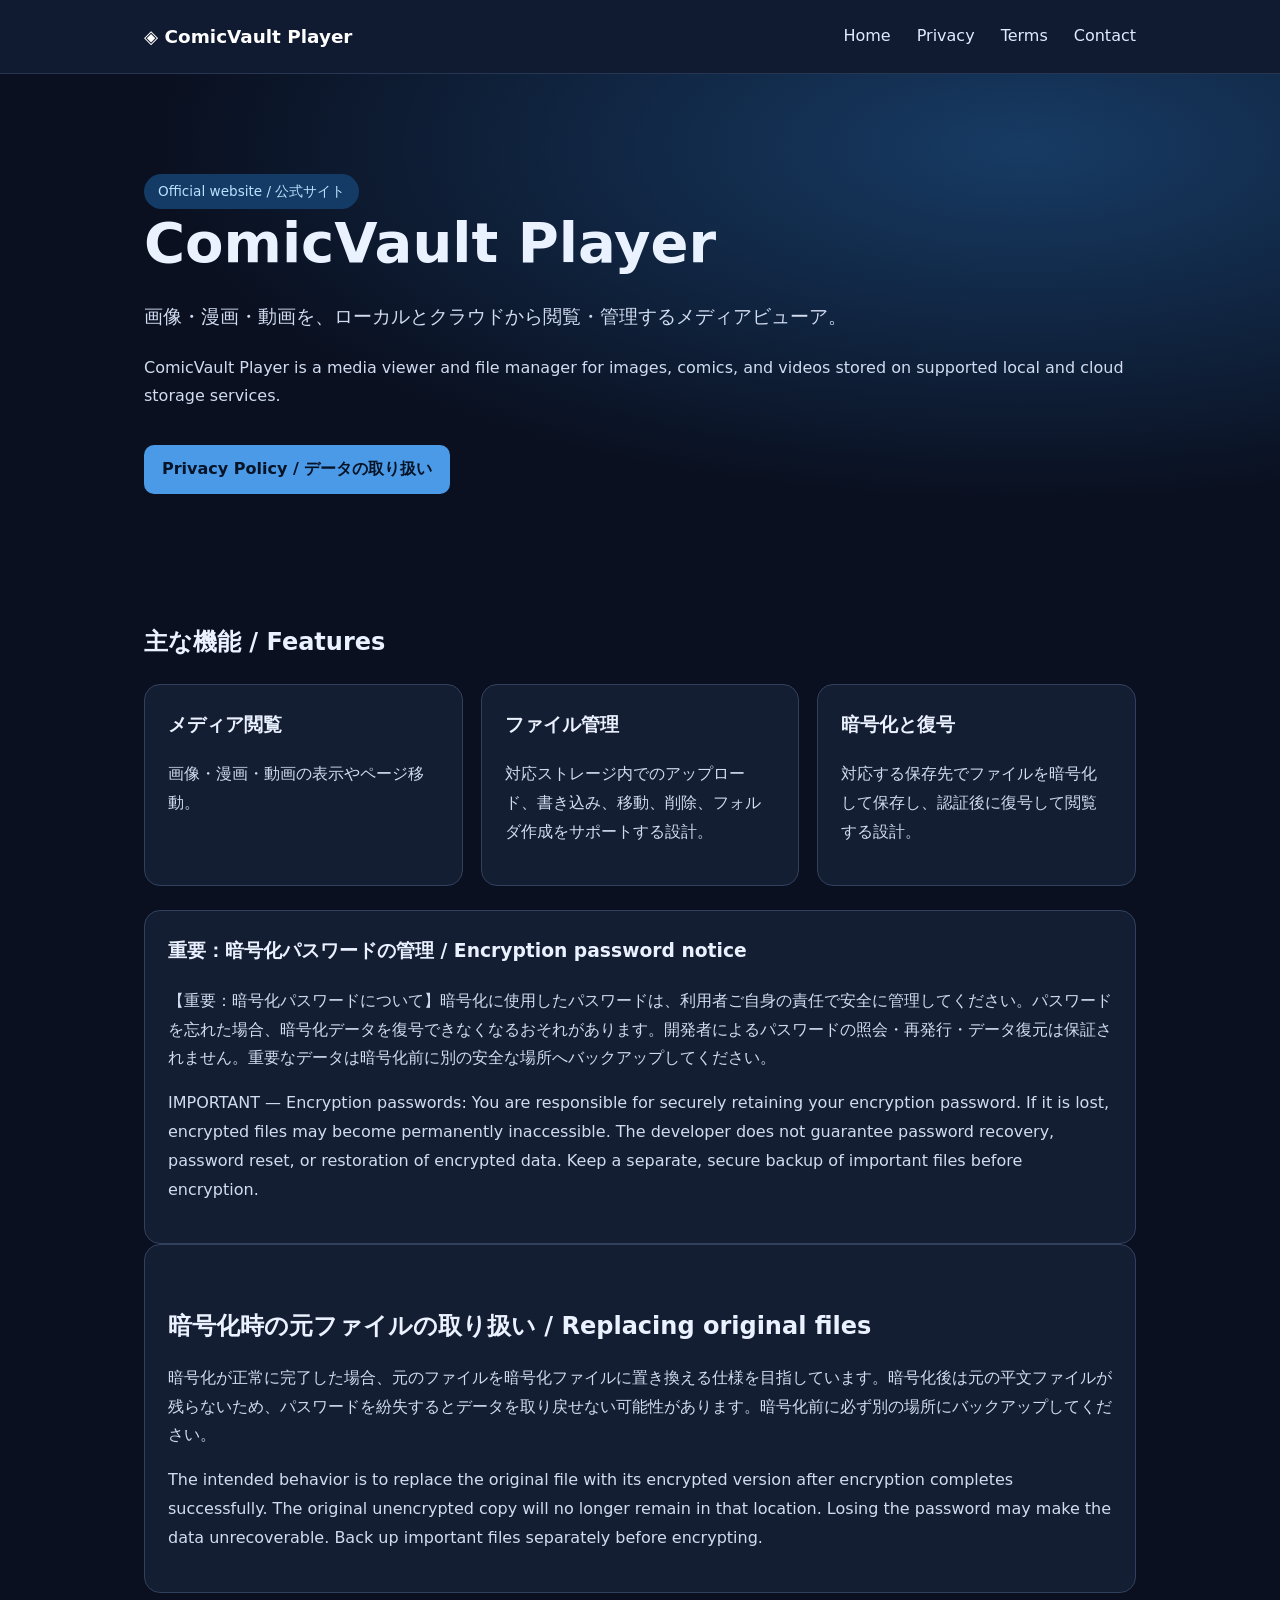
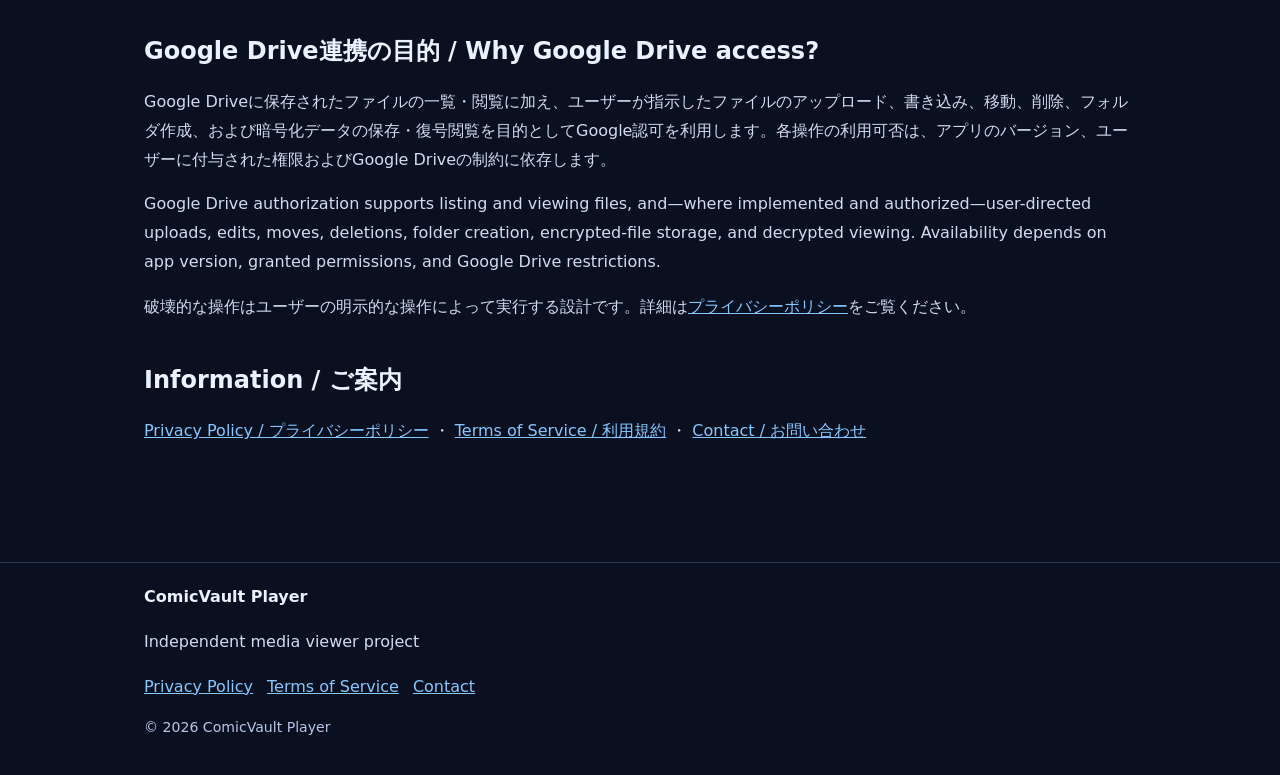
<file: index.html>
<!DOCTYPE html>

<html lang="ja"><head><meta charset="utf-8"/><meta content="width=device-width,initial-scale=1" name="viewport"/><title>Official Website | ComicVault Player</title><meta content="ComicVault Player 公式サイト。メディア閲覧とクラウド連携について。" name="description"/><link href="/style.css" rel="stylesheet"/></head><body><header><nav><a class="brand" href="/">◈ ComicVault Player</a><a href="/">Home</a><a href="/privacy.html">Privacy</a><a href="/terms.html">Terms</a><a href="/contact.html">Contact</a></nav></header><main><section class="hero"><div class="wrap"><span class="pill">Official website / 公式サイト</span><h1>ComicVault Player</h1><p class="lead">画像・漫画・動画を、ローカルとクラウドから閲覧・管理するメディアビューア。</p><p>ComicVault Player is a media viewer and file manager for images, comics, and videos stored on supported local and cloud storage services.</p><a class="cta" href="/privacy.html">Privacy Policy / データの取り扱い</a></div></section><div class="wrap"><h2>主な機能 / Features</h2><div class="grid"><section class="panel"><h3>メディア閲覧</h3><p>画像・漫画・動画の表示やページ移動。</p></section><section class="panel"><h3>ファイル管理</h3><p>対応ストレージ内でのアップロード、書き込み、移動、削除、フォルダ作成をサポートする設計。</p></section><section class="panel"><h3>暗号化と復号</h3><p>対応する保存先でファイルを暗号化して保存し、認証後に復号して閲覧する設計。</p></section></div><section class="panel"><h3>重要：暗号化パスワードの管理 / Encryption password notice</h3><p>【重要：暗号化パスワードについて】暗号化に使用したパスワードは、利用者ご自身の責任で安全に管理してください。パスワードを忘れた場合、暗号化データを復号できなくなるおそれがあります。開発者によるパスワードの照会・再発行・データ復元は保証されません。重要なデータは暗号化前に別の安全な場所へバックアップしてください。</p><p>IMPORTANT — Encryption passwords: You are responsible for securely retaining your encryption password. If it is lost, encrypted files may become permanently inaccessible. The developer does not guarantee password recovery, password reset, or restoration of encrypted data. Keep a separate, secure backup of important files before encryption.</p></section><section class="panel"><h2>暗号化時の元ファイルの取り扱い / Replacing original files</h2><p>暗号化が正常に完了した場合、元のファイルを暗号化ファイルに置き換える仕様を目指しています。暗号化後は元の平文ファイルが残らないため、パスワードを紛失するとデータを取り戻せない可能性があります。暗号化前に必ず別の場所にバックアップしてください。</p><p>The intended behavior is to replace the original file with its encrypted version after encryption completes successfully. The original unencrypted copy will no longer remain in that location. Losing the password may make the data unrecoverable. Back up important files separately before encrypting.</p></section><h2>Google Drive連携の目的 / Why Google Drive access?</h2><p>Google Driveに保存されたファイルの一覧・閲覧に加え、ユーザーが指示したファイルのアップロード、書き込み、移動、削除、フォルダ作成、および暗号化データの保存・復号閲覧を目的としてGoogle認可を利用します。各操作の利用可否は、アプリのバージョン、ユーザーに付与された権限およびGoogle Driveの制約に依存します。</p><p>Google Drive authorization supports listing and viewing files, and—where implemented and authorized—user-directed uploads, edits, moves, deletions, folder creation, encrypted-file storage, and decrypted viewing. Availability depends on app version, granted permissions, and Google Drive restrictions.</p><p>破壊的な操作はユーザーの明示的な操作によって実行する設計です。詳細は<a href="/privacy.html">プライバシーポリシー</a>をご覧ください。</p><h2>Information / ご案内</h2><p><a href="/privacy.html">Privacy Policy / プライバシーポリシー</a> ・ <a href="/terms.html">Terms of Service / 利用規約</a> ・ <a href="/contact.html">Contact / お問い合わせ</a></p></div></main><footer><div class="wrap"><strong>ComicVault Player</strong><p>Independent media viewer project</p><a href="/privacy.html">Privacy Policy</a><a href="/terms.html">Terms of Service</a><a href="/contact.html">Contact</a><p class="lang">© 2026 ComicVault Player</p></div></footer></body></html>
</file>
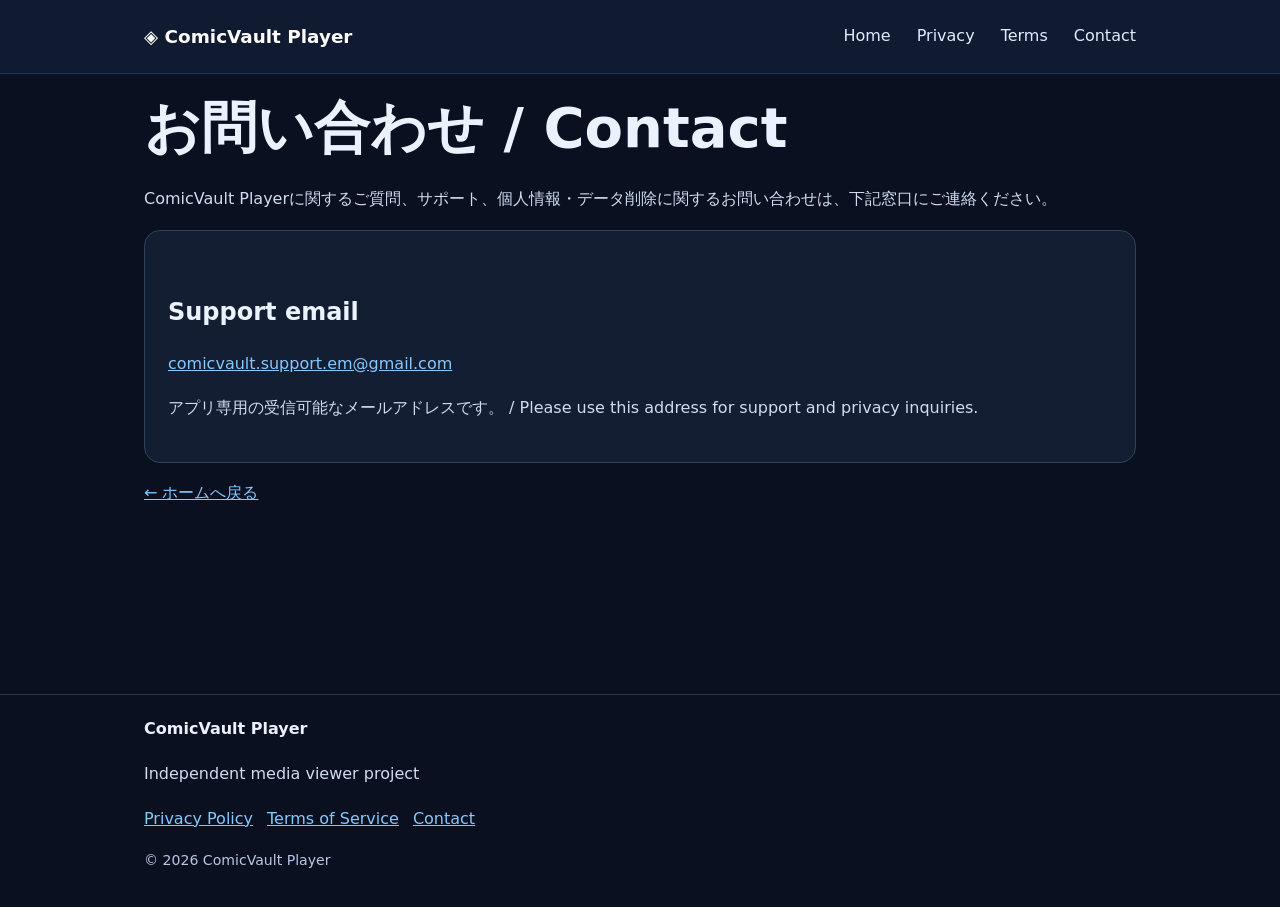
<file: contact.html>
<!doctype html>
<html lang="ja"><head><meta charset="utf-8"><meta name="viewport" content="width=device-width,initial-scale=1"><title>Contact | ComicVault Player</title><meta name="description" content="ComicVault Player 公式サイト。メディア閲覧とクラウド連携について。"><link rel="stylesheet" href="/style.css"></head><body><header><nav><a class="brand" href="/">◈ ComicVault Player</a><a href="/">Home</a><a href="/privacy.html">Privacy</a><a href="/terms.html">Terms</a><a href="/contact.html">Contact</a></nav></header><main><div class="wrap"><h1>お問い合わせ / Contact</h1><p>ComicVault Playerに関するご質問、サポート、個人情報・データ削除に関するお問い合わせは、下記窓口にご連絡ください。</p><div class="panel"><h2>Support email</h2><p><a href="mailto:comicvault.support.em@gmail.com">comicvault.support.em@gmail.com</a></p><p>アプリ専用の受信可能なメールアドレスです。 / Please use this address for support and privacy inquiries.</p></div><p><a href="/">← ホームへ戻る</a></p></div></main><footer><div class="wrap"><strong>ComicVault Player</strong><p>Independent media viewer project</p><a href="/privacy.html">Privacy Policy</a><a href="/terms.html">Terms of Service</a><a href="/contact.html">Contact</a><p class="lang">© 2026 ComicVault Player</p></div></footer></body></html>
</file>
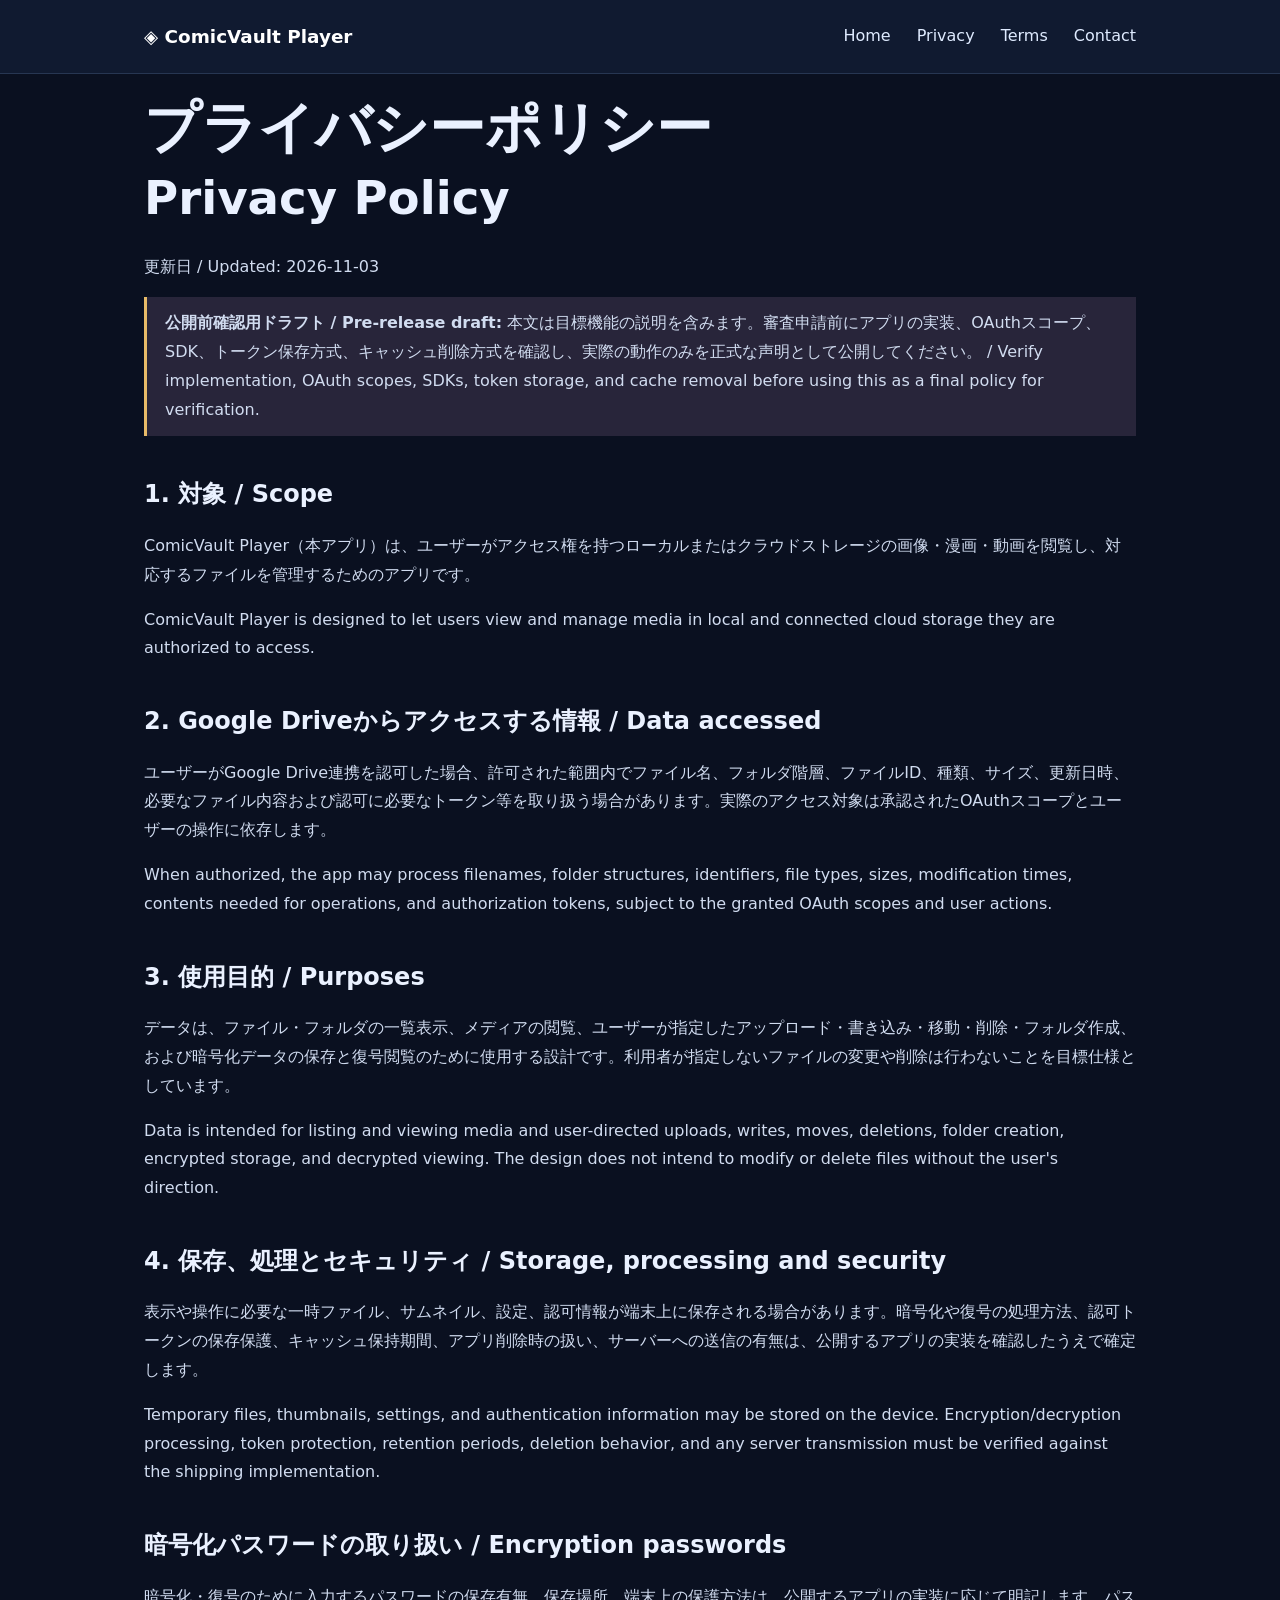
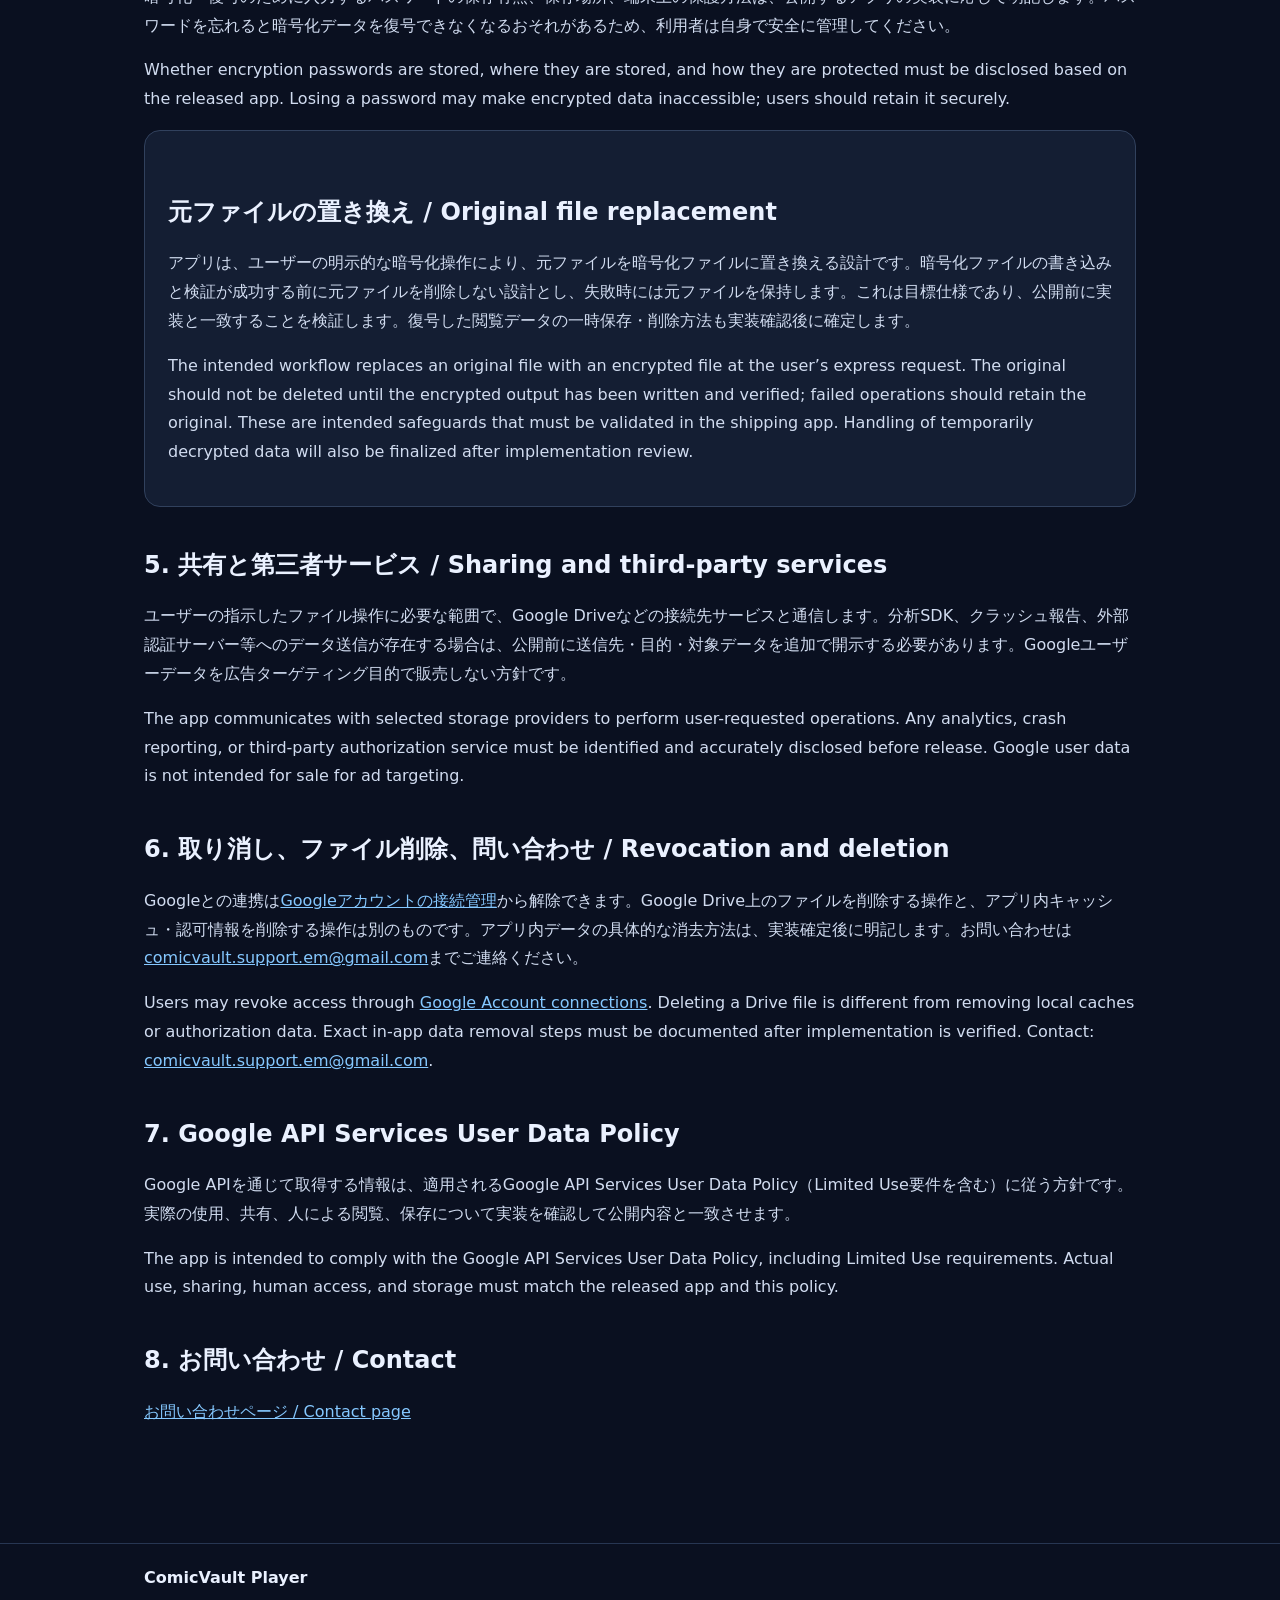
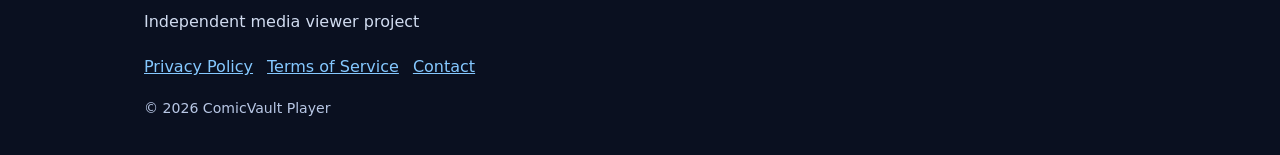
<file: privacy.html>
<!DOCTYPE html>

<html lang="ja"><head><meta charset="utf-8"/><meta content="width=device-width,initial-scale=1" name="viewport"/><title>Privacy Policy | ComicVault Player</title><meta content="ComicVault Player 公式サイト。メディア閲覧とクラウド連携について。" name="description"/><link href="/style.css" rel="stylesheet"/></head><body><header><nav><a class="brand" href="/">◈ ComicVault Player</a><a href="/">Home</a><a href="/privacy.html">Privacy</a><a href="/terms.html">Terms</a><a href="/contact.html">Contact</a></nav></header><main><div class="wrap"><h1>プライバシーポリシー<br/><small>Privacy Policy</small></h1><p>更新日 / Updated: 2026-11-03</p><p class="note"><strong>公開前確認用ドラフト / Pre-release draft:</strong> 本文は目標機能の説明を含みます。審査申請前にアプリの実装、OAuthスコープ、SDK、トークン保存方式、キャッシュ削除方式を確認し、実際の動作のみを正式な声明として公開してください。 / Verify implementation, OAuth scopes, SDKs, token storage, and cache removal before using this as a final policy for verification.</p>
<h2>1. 対象 / Scope</h2><p>ComicVault Player（本アプリ）は、ユーザーがアクセス権を持つローカルまたはクラウドストレージの画像・漫画・動画を閲覧し、対応するファイルを管理するためのアプリです。</p><p>ComicVault Player is designed to let users view and manage media in local and connected cloud storage they are authorized to access.</p>
<h2>2. Google Driveからアクセスする情報 / Data accessed</h2><p>ユーザーがGoogle Drive連携を認可した場合、許可された範囲内でファイル名、フォルダ階層、ファイルID、種類、サイズ、更新日時、必要なファイル内容および認可に必要なトークン等を取り扱う場合があります。実際のアクセス対象は承認されたOAuthスコープとユーザーの操作に依存します。</p><p>When authorized, the app may process filenames, folder structures, identifiers, file types, sizes, modification times, contents needed for operations, and authorization tokens, subject to the granted OAuth scopes and user actions.</p>
<h2>3. 使用目的 / Purposes</h2><p>データは、ファイル・フォルダの一覧表示、メディアの閲覧、ユーザーが指定したアップロード・書き込み・移動・削除・フォルダ作成、および暗号化データの保存と復号閲覧のために使用する設計です。利用者が指定しないファイルの変更や削除は行わないことを目標仕様としています。</p><p>Data is intended for listing and viewing media and user-directed uploads, writes, moves, deletions, folder creation, encrypted storage, and decrypted viewing. The design does not intend to modify or delete files without the user's direction.</p>
<h2>4. 保存、処理とセキュリティ / Storage, processing and security</h2><p>表示や操作に必要な一時ファイル、サムネイル、設定、認可情報が端末上に保存される場合があります。暗号化や復号の処理方法、認可トークンの保存保護、キャッシュ保持期間、アプリ削除時の扱い、サーバーへの送信の有無は、公開するアプリの実装を確認したうえで確定します。</p><p>Temporary files, thumbnails, settings, and authentication information may be stored on the device. Encryption/decryption processing, token protection, retention periods, deletion behavior, and any server transmission must be verified against the shipping implementation.</p>
<h2>暗号化パスワードの取り扱い / Encryption passwords</h2><p>暗号化・復号のために入力するパスワードの保存有無、保存場所、端末上の保護方法は、公開するアプリの実装に応じて明記します。パスワードを忘れると暗号化データを復号できなくなるおそれがあるため、利用者は自身で安全に管理してください。</p><p>Whether encryption passwords are stored, where they are stored, and how they are protected must be disclosed based on the released app. Losing a password may make encrypted data inaccessible; users should retain it securely.</p><section class="panel"><h2>元ファイルの置き換え / Original file replacement</h2><p>アプリは、ユーザーの明示的な暗号化操作により、元ファイルを暗号化ファイルに置き換える設計です。暗号化ファイルの書き込みと検証が成功する前に元ファイルを削除しない設計とし、失敗時には元ファイルを保持します。これは目標仕様であり、公開前に実装と一致することを検証します。復号した閲覧データの一時保存・削除方法も実装確認後に確定します。</p><p>The intended workflow replaces an original file with an encrypted file at the user’s express request. The original should not be deleted until the encrypted output has been written and verified; failed operations should retain the original. These are intended safeguards that must be validated in the shipping app. Handling of temporarily decrypted data will also be finalized after implementation review.</p></section><h2>5. 共有と第三者サービス / Sharing and third-party services</h2><p>ユーザーの指示したファイル操作に必要な範囲で、Google Driveなどの接続先サービスと通信します。分析SDK、クラッシュ報告、外部認証サーバー等へのデータ送信が存在する場合は、公開前に送信先・目的・対象データを追加で開示する必要があります。Googleユーザーデータを広告ターゲティング目的で販売しない方針です。</p><p>The app communicates with selected storage providers to perform user-requested operations. Any analytics, crash reporting, or third-party authorization service must be identified and accurately disclosed before release. Google user data is not intended for sale for ad targeting.</p>
<h2>6. 取り消し、ファイル削除、問い合わせ / Revocation and deletion</h2><p>Googleとの連携は<a href="https://myaccount.google.com/connections">Googleアカウントの接続管理</a>から解除できます。Google Drive上のファイルを削除する操作と、アプリ内キャッシュ・認可情報を削除する操作は別のものです。アプリ内データの具体的な消去方法は、実装確定後に明記します。お問い合わせは<a href="mailto:comicvault.support.em@gmail.com">comicvault.support.em@gmail.com</a>までご連絡ください。</p><p>Users may revoke access through <a href="https://myaccount.google.com/connections">Google Account connections</a>. Deleting a Drive file is different from removing local caches or authorization data. Exact in-app data removal steps must be documented after implementation is verified. Contact: <a href="mailto:comicvault.support.em@gmail.com">comicvault.support.em@gmail.com</a>.</p>
<h2>7. Google API Services User Data Policy</h2><p>Google APIを通じて取得する情報は、適用されるGoogle API Services User Data Policy（Limited Use要件を含む）に従う方針です。実際の使用、共有、人による閲覧、保存について実装を確認して公開内容と一致させます。</p><p>The app is intended to comply with the Google API Services User Data Policy, including Limited Use requirements. Actual use, sharing, human access, and storage must match the released app and this policy.</p>
<h2>8. お問い合わせ / Contact</h2><p><a href="/contact.html">お問い合わせページ / Contact page</a></p></div></main><footer><div class="wrap"><strong>ComicVault Player</strong><p>Independent media viewer project</p><a href="/privacy.html">Privacy Policy</a><a href="/terms.html">Terms of Service</a><a href="/contact.html">Contact</a><p class="lang">© 2026 ComicVault Player</p></div></footer></body></html>
</file>
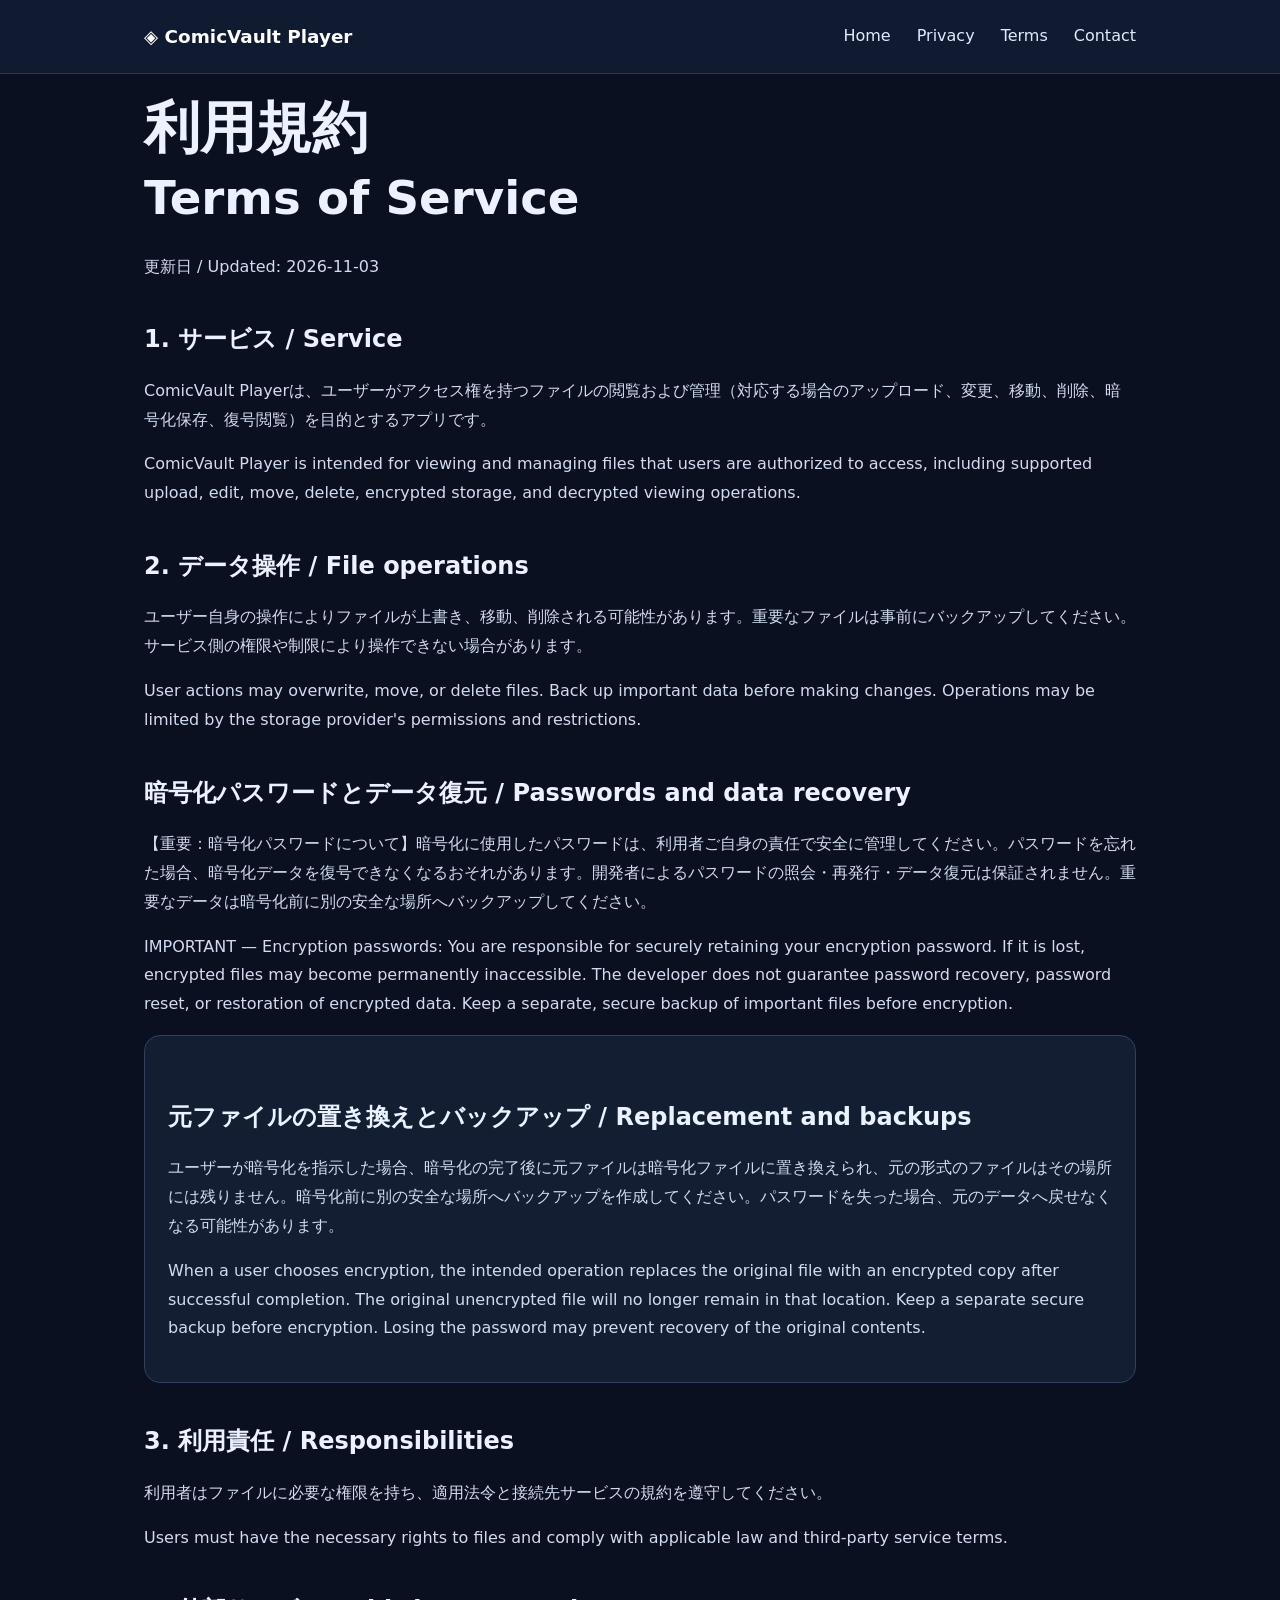
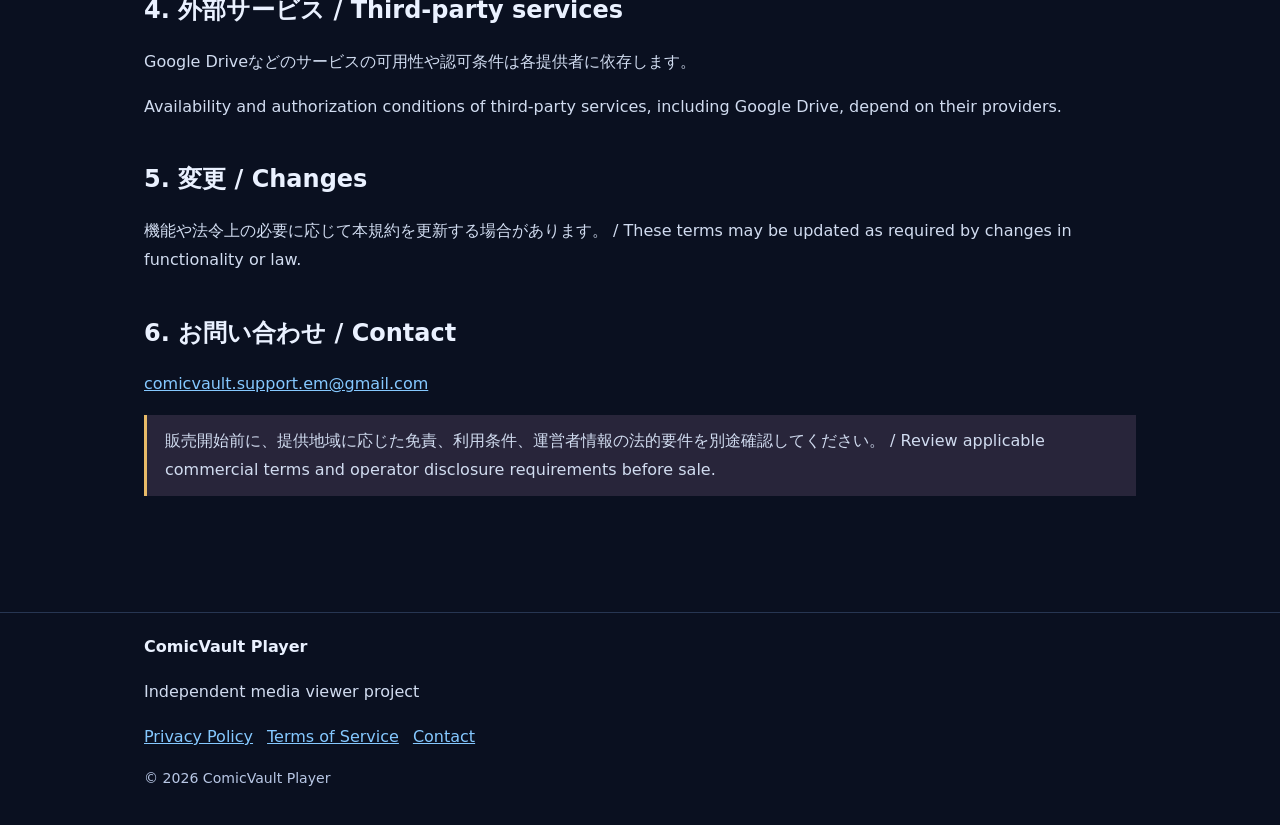
<file: terms.html>
<!DOCTYPE html>

<html lang="ja"><head><meta charset="utf-8"/><meta content="width=device-width,initial-scale=1" name="viewport"/><title>Terms of Service | ComicVault Player</title><meta content="ComicVault Player 公式サイト。メディア閲覧とクラウド連携について。" name="description"/><link href="/style.css" rel="stylesheet"/></head><body><header><nav><a class="brand" href="/">◈ ComicVault Player</a><a href="/">Home</a><a href="/privacy.html">Privacy</a><a href="/terms.html">Terms</a><a href="/contact.html">Contact</a></nav></header><main><div class="wrap"><h1>利用規約<br/><small>Terms of Service</small></h1><p>更新日 / Updated: 2026-11-03</p><h2>1. サービス / Service</h2><p>ComicVault Playerは、ユーザーがアクセス権を持つファイルの閲覧および管理（対応する場合のアップロード、変更、移動、削除、暗号化保存、復号閲覧）を目的とするアプリです。</p><p>ComicVault Player is intended for viewing and managing files that users are authorized to access, including supported upload, edit, move, delete, encrypted storage, and decrypted viewing operations.</p><h2>2. データ操作 / File operations</h2><p>ユーザー自身の操作によりファイルが上書き、移動、削除される可能性があります。重要なファイルは事前にバックアップしてください。サービス側の権限や制限により操作できない場合があります。</p><p>User actions may overwrite, move, or delete files. Back up important data before making changes. Operations may be limited by the storage provider's permissions and restrictions.</p><h2>暗号化パスワードとデータ復元 / Passwords and data recovery</h2><p>【重要：暗号化パスワードについて】暗号化に使用したパスワードは、利用者ご自身の責任で安全に管理してください。パスワードを忘れた場合、暗号化データを復号できなくなるおそれがあります。開発者によるパスワードの照会・再発行・データ復元は保証されません。重要なデータは暗号化前に別の安全な場所へバックアップしてください。</p><p>IMPORTANT — Encryption passwords: You are responsible for securely retaining your encryption password. If it is lost, encrypted files may become permanently inaccessible. The developer does not guarantee password recovery, password reset, or restoration of encrypted data. Keep a separate, secure backup of important files before encryption.</p><section class="panel"><h2>元ファイルの置き換えとバックアップ / Replacement and backups</h2><p>ユーザーが暗号化を指示した場合、暗号化の完了後に元ファイルは暗号化ファイルに置き換えられ、元の形式のファイルはその場所には残りません。暗号化前に別の安全な場所へバックアップを作成してください。パスワードを失った場合、元のデータへ戻せなくなる可能性があります。</p><p>When a user chooses encryption, the intended operation replaces the original file with an encrypted copy after successful completion. The original unencrypted file will no longer remain in that location. Keep a separate secure backup before encryption. Losing the password may prevent recovery of the original contents.</p></section><h2>3. 利用責任 / Responsibilities</h2><p>利用者はファイルに必要な権限を持ち、適用法令と接続先サービスの規約を遵守してください。</p><p>Users must have the necessary rights to files and comply with applicable law and third-party service terms.</p><h2>4. 外部サービス / Third-party services</h2><p>Google Driveなどのサービスの可用性や認可条件は各提供者に依存します。</p><p>Availability and authorization conditions of third-party services, including Google Drive, depend on their providers.</p><h2>5. 変更 / Changes</h2><p>機能や法令上の必要に応じて本規約を更新する場合があります。 / These terms may be updated as required by changes in functionality or law.</p><h2>6. お問い合わせ / Contact</h2><p><a href="mailto:comicvault.support.em@gmail.com">comicvault.support.em@gmail.com</a></p><p class="note">販売開始前に、提供地域に応じた免責、利用条件、運営者情報の法的要件を別途確認してください。 / Review applicable commercial terms and operator disclosure requirements before sale.</p></div></main><footer><div class="wrap"><strong>ComicVault Player</strong><p>Independent media viewer project</p><a href="/privacy.html">Privacy Policy</a><a href="/terms.html">Terms of Service</a><a href="/contact.html">Contact</a><p class="lang">© 2026 ComicVault Player</p></div></footer></body></html>
</file>
<file: style.css>
:root{font-family:system-ui,-apple-system,"Segoe UI",sans-serif;color:#eaf1ff;background:#0a1020;line-height:1.8}*{box-sizing:border-box}body{margin:0}a{color:#85c8ff}header{border-bottom:1px solid #273652;background:#101a30}nav,.wrap{max-width:1040px;margin:auto;padding:20px 24px}nav{display:flex;gap:26px;align-items:center;flex-wrap:wrap}nav a{color:#dfebff;text-decoration:none}.brand{font-weight:800;font-size:1.15rem;margin-right:auto;color:#fff}.hero{padding:80px 0 50px;background:radial-gradient(ellipse at 80% 15%,#173b64 0%,#0a1020 60%)}h1{font-size:clamp(2rem,5vw,3.5rem);line-height:1.2;margin:0 0 24px}h2{margin-top:42px;line-height:1.4}p,li{color:#d1dcf0}.lead{font-size:1.2rem}.pill{display:inline-block;background:#143b65;color:#b8e2ff;padding:5px 14px;border-radius:50px;font-size:.85rem}.grid{display:grid;grid-template-columns:repeat(auto-fit,minmax(240px,1fr));gap:18px;margin:24px 0}.panel{padding:23px;background:#141e33;border:1px solid #31415d;border-radius:16px}.panel h3{margin-top:0}.cta{display:inline-block;border-radius:10px;background:#4a9ae7;color:#071327;text-decoration:none;font-weight:700;padding:10px 18px;margin-top:18px}footer{border-top:1px solid #273652;margin-top:80px}footer a{margin-right:14px}.note{border-left:3px solid #e8bb68;padding:12px 18px;background:#28253a}.lang{font-size:.88rem;color:#b8c7e5}main{min-height:60vh}@media(max-width:640px){.hero{padding:50px 0 20px}nav{gap:12px}}
</file>
